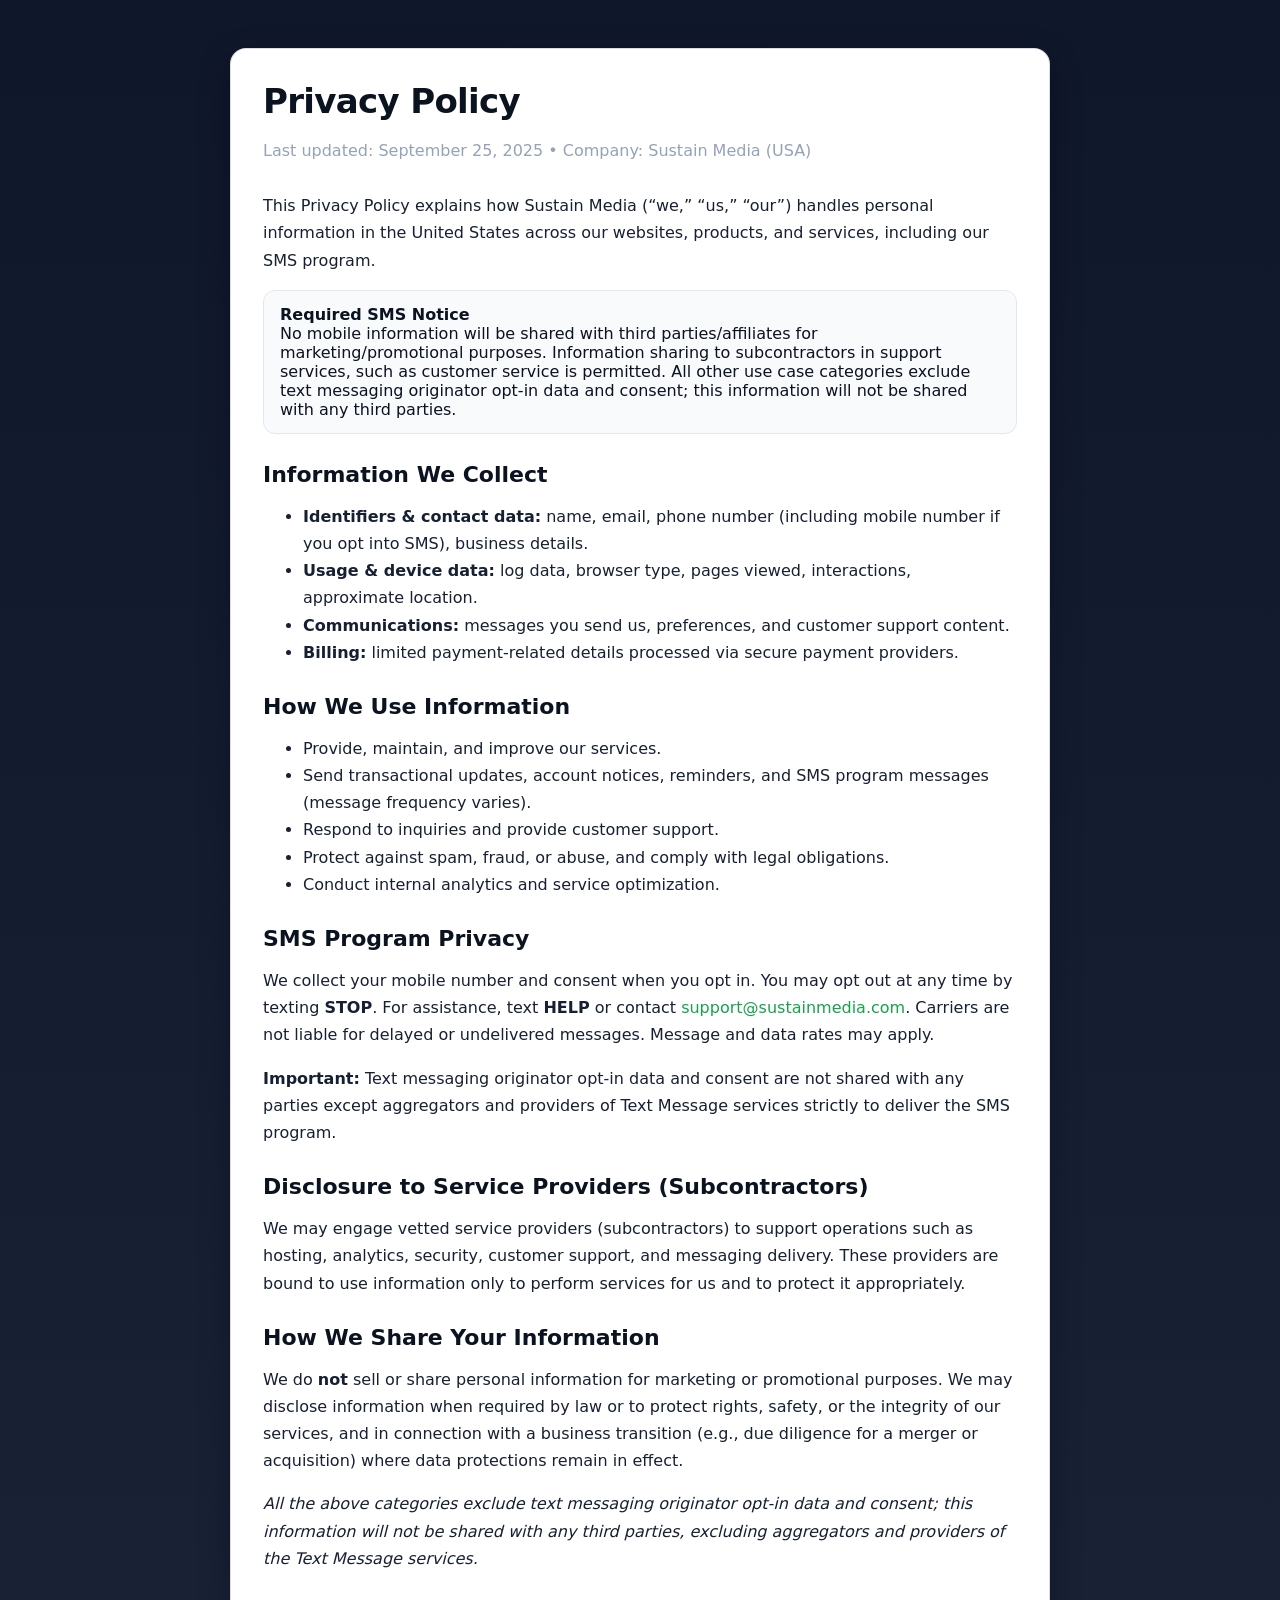
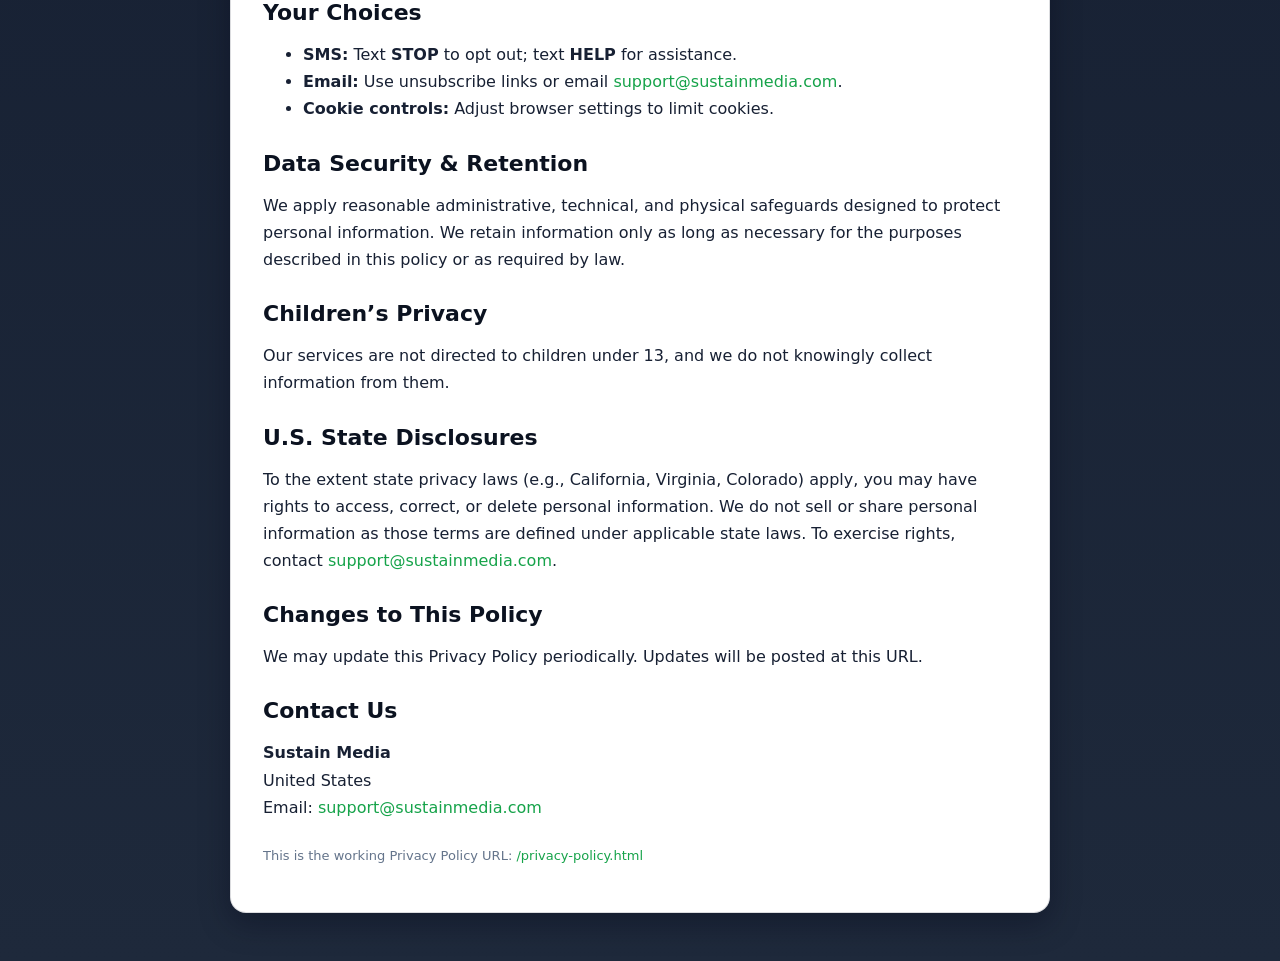
<file: privacy-policy.html>
<!-- privacy-policy.html — Sustain Media Privacy Policy -->
<!DOCTYPE html>
<html lang="en">
<head>
  <meta charset="utf-8" />
  <meta name="viewport" content="width=device-width, initial-scale=1" />
  <title>Sustain Media — Privacy Policy</title>
  <style>
    :root { --bg:#0f172a; --card:#ffffff; --ink:#0b1220; --muted:#475569; --brand:#16a34a; }
    *{box-sizing:border-box}
    body{margin:0;background:linear-gradient(180deg,#0f172a 0%,#1e293b 100%);font-family:Inter,system-ui,Segoe UI,Roboto,Arial,sans-serif;color:#e2e8f0;}
    .wrap{max-width:860px;margin:48px auto;padding:0 20px}
    .card{background:var(--card);color:var(--ink);border-radius:16px;padding:32px;box-shadow:0 10px 30px rgba(2,6,23,.35);border:1px solid rgba(15,23,42,.15)}
    h1{margin:0 0 12px;font-size:34px;letter-spacing:-.02em}
    .sub{color:#94a3b8;margin-bottom:28px}
    h2{margin:28px 0 10px;font-size:22px}
    p,li{line-height:1.7;color:#172033}
    a{color:var(--brand);text-decoration:none}
    a:hover{text-decoration:underline}
    .tag{display:inline-block;font-size:12px;background:#e2e8f0;color:#0b1220;border-radius:999px;padding:4px 10px;margin-right:6px}
    .notice{background:#f8fafc;border:1px solid #e2e8f0;border-radius:12px;padding:14px 16px;color:#0b1220}
    .footer{margin-top:24px;font-size:13px;color:#64748b}
  </style>
</head>
<body>
  <div class="wrap">
    <div class="card">
      <h1>Privacy Policy</h1>
      <p class="sub">Last updated: September 25, 2025 • Company: Sustain Media (USA)</p>

      <p>This Privacy Policy explains how Sustain Media (“we,” “us,” “our”) handles personal information in the United States across our websites, products, and services, including our SMS program.</p>

      <div class="notice">
        <strong>Required SMS Notice</strong><br/>
        No mobile information will be shared with third parties/affiliates for marketing/promotional purposes. Information sharing to subcontractors in support services, such as customer service is permitted. All other use case categories exclude text messaging originator opt-in data and consent; this information will not be shared with any third parties.
      </div>

      <h2>Information We Collect</h2>
      <ul>
        <li><strong>Identifiers &amp; contact data:</strong> name, email, phone number (including mobile number if you opt into SMS), business details.</li>
        <li><strong>Usage &amp; device data:</strong> log data, browser type, pages viewed, interactions, approximate location.</li>
        <li><strong>Communications:</strong> messages you send us, preferences, and customer support content.</li>
        <li><strong>Billing:</strong> limited payment-related details processed via secure payment providers.</li>
      </ul>

      <h2>How We Use Information</h2>
      <ul>
        <li>Provide, maintain, and improve our services.</li>
        <li>Send transactional updates, account notices, reminders, and SMS program messages (message frequency varies).</li>
        <li>Respond to inquiries and provide customer support.</li>
        <li>Protect against spam, fraud, or abuse, and comply with legal obligations.</li>
        <li>Conduct internal analytics and service optimization.</li>
      </ul>

      <h2>SMS Program Privacy</h2>
      <p>We collect your mobile number and consent when you opt in. You may opt out at any time by texting <strong>STOP</strong>. For assistance, text <strong>HELP</strong> or contact <a href="mailto:support@sustainmedia.com">support@sustainmedia.com</a>. Carriers are not liable for delayed or undelivered messages. Message and data rates may apply.</p>
      <p><strong>Important:</strong> Text messaging originator opt-in data and consent are not shared with any parties except aggregators and providers of Text Message services strictly to deliver the SMS program.</p>

      <h2>Disclosure to Service Providers (Subcontractors)</h2>
      <p>We may engage vetted service providers (subcontractors) to support operations such as hosting, analytics, security, customer support, and messaging delivery. These providers are bound to use information only to perform services for us and to protect it appropriately.</p>

      <h2 id="how-we-share">How We Share Your Information</h2>
      <p>We do <strong>not</strong> sell or share personal information for marketing or promotional purposes. We may disclose information when required by law or to protect rights, safety, or the integrity of our services, and in connection with a business transition (e.g., due diligence for a merger or acquisition) where data protections remain in effect.</p>
      <p><em>All the above categories exclude text messaging originator opt-in data and consent; this information will not be shared with any third parties, excluding aggregators and providers of the Text Message services.</em></p>

      <h2>Your Choices</h2>
      <ul>
        <li><strong>SMS:</strong> Text <strong>STOP</strong> to opt out; text <strong>HELP</strong> for assistance.</li>
        <li><strong>Email:</strong> Use unsubscribe links or email <a href="mailto:support@sustainmedia.com">support@sustainmedia.com</a>.</li>
        <li><strong>Cookie controls:</strong> Adjust browser settings to limit cookies.</li>
      </ul>

      <h2>Data Security &amp; Retention</h2>
      <p>We apply reasonable administrative, technical, and physical safeguards designed to protect personal information. We retain information only as long as necessary for the purposes described in this policy or as required by law.</p>

      <h2>Children’s Privacy</h2>
      <p>Our services are not directed to children under 13, and we do not knowingly collect information from them.</p>

      <h2>U.S. State Disclosures</h2>
      <p>To the extent state privacy laws (e.g., California, Virginia, Colorado) apply, you may have rights to access, correct, or delete personal information. We do not sell or share personal information as those terms are defined under applicable state laws. To exercise rights, contact <a href="mailto:support@sustainmedia.com">support@sustainmedia.com</a>.</p>

      <h2>Changes to This Policy</h2>
      <p>We may update this Privacy Policy periodically. Updates will be posted at this URL.</p>

      <h2>Contact Us</h2>
      <p><strong>Sustain Media</strong><br/>United States<br/>Email: <a href="mailto:support@sustainmedia.com">support@sustainmedia.com</a></p>

      <p class="footer">This is the working Privacy Policy URL: <a href="/privacy-policy.html">/privacy-policy.html</a></p>
    </div>
  </div>
</body>
</html>
</file>
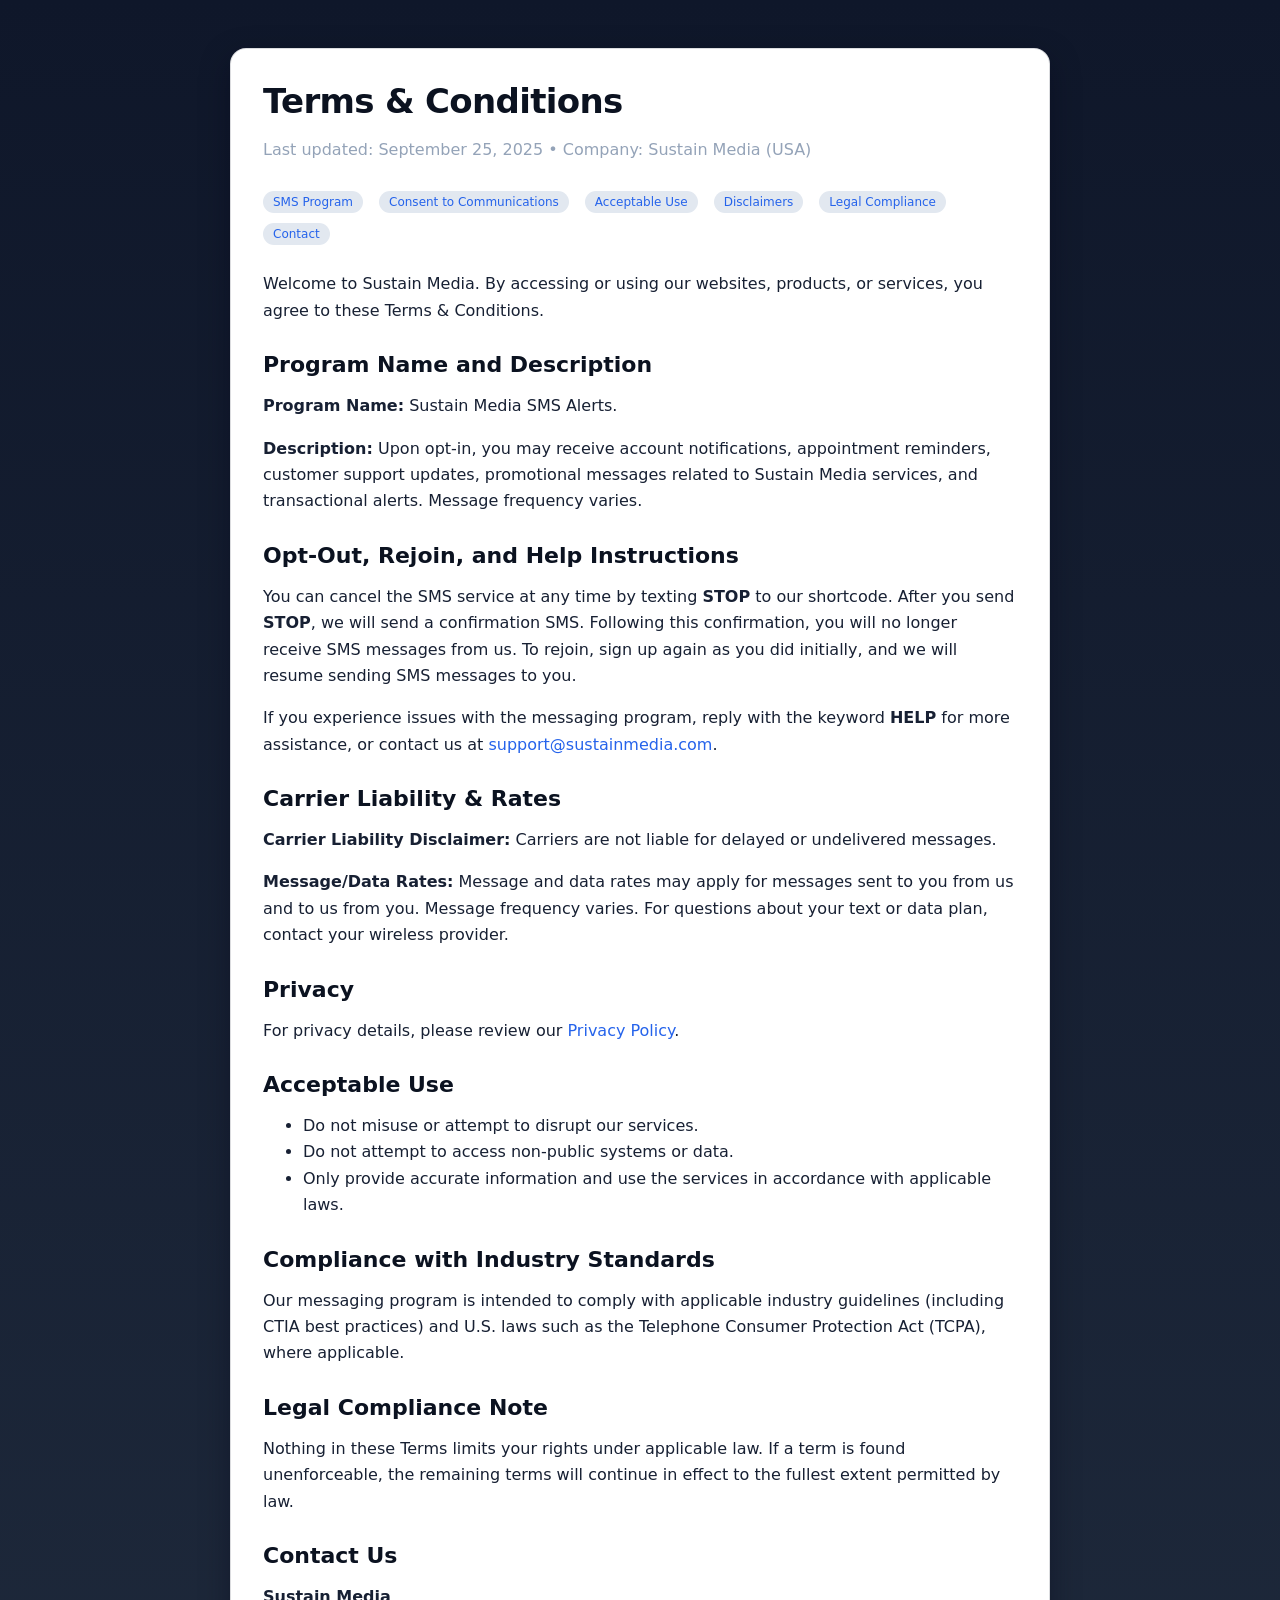
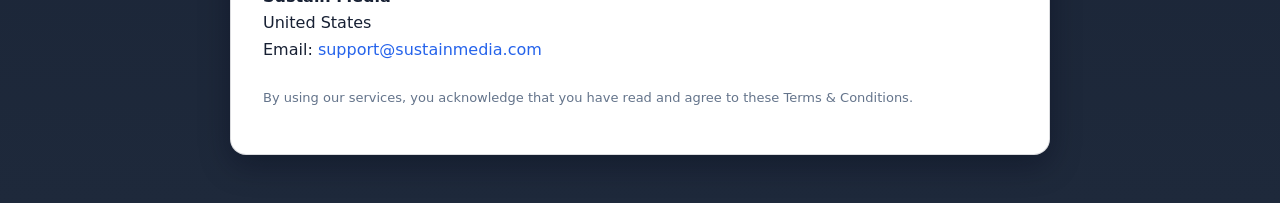
<file: terms-and-conditions.html>
<!-- terms.html — Sustain Media Terms & Conditions -->
<!DOCTYPE html>
<html lang="en">
<head>
  <meta charset="utf-8" />
  <meta name="viewport" content="width=device-width, initial-scale=1" />
  <title>Sustain Media — Terms & Conditions</title>
  <style>
    :root { --bg:#0f172a; --card:#ffffff; --ink:#0b1220; --muted:#475569; --brand:#2563eb; }
    *{box-sizing:border-box}
    body{margin:0;background:linear-gradient(180deg,#0f172a 0%,#1e293b 100%);font-family:Inter,system-ui,Segoe UI,Roboto,Arial,sans-serif;color:#e2e8f0;}
    .wrap{max-width:860px;margin:48px auto;padding:0 20px}
    .card{background:var(--card);color:var(--ink);border-radius:16px;padding:32px;box-shadow:0 10px 30px rgba(2,6,23,.35);border:1px solid rgba(15,23,42,.15)}
    h1{margin:0 0 12px;font-size:34px;letter-spacing:-.02em}
    .sub{color:#94a3b8;margin-bottom:28px}
    h2{margin:28px 0 10px;font-size:22px}
    p,li{line-height:1.65;color:#172033}
    a{color:var(--brand);text-decoration:none}
    a:hover{text-decoration:underline}
    .pill{display:inline-block;font-size:12px;background:#e2e8f0;color:#0b1220;border-radius:999px;padding:4px 10px;margin-right:6px}
    .footer{margin-top:24px;font-size:13px;color:#64748b}
    .toc{display:flex;gap:10px;flex-wrap:wrap;margin:14px 0 26px}
  </style>
</head>
<body>
  <div class="wrap">
    <div class="card">
      <h1>Terms &amp; Conditions</h1>
      <p class="sub">Last updated: September 25, 2025 • Company: Sustain Media (USA)</p>

      <div class="toc">
        <span class="pill"><a href="#program">SMS Program</a></span>
        <span class="pill"><a href="#consent">Consent to Communications</a></span>
        <span class="pill"><a href="#use">Acceptable Use</a></span>
        <span class="pill"><a href="#disclaimers">Disclaimers</a></span>
        <span class="pill"><a href="#legal">Legal Compliance</a></span>
        <span class="pill"><a href="#contact">Contact</a></span>
      </div>

      <p>Welcome to Sustain Media. By accessing or using our websites, products, or services, you agree to these Terms &amp; Conditions.</p>

      <h2 id="program">Program Name and Description</h2>
      <p><strong>Program Name:</strong> Sustain Media SMS Alerts.</p>
      <p><strong>Description:</strong> Upon opt-in, you may receive account notifications, appointment reminders, customer support updates, promotional messages related to Sustain Media services, and transactional alerts. Message frequency varies.</p>

      <h2 id="consent">Opt-Out, Rejoin, and Help Instructions</h2>
      <p>You can cancel the SMS service at any time by texting <strong>STOP</strong> to our shortcode. After you send <strong>STOP</strong>, we will send a confirmation SMS. Following this confirmation, you will no longer receive SMS messages from us. To rejoin, sign up again as you did initially, and we will resume sending SMS messages to you.</p>
      <p>If you experience issues with the messaging program, reply with the keyword <strong>HELP</strong> for more assistance, or contact us at <a href="mailto:support@sustainmedia.com">support@sustainmedia.com</a>.</p>

      <h2>Carrier Liability &amp; Rates</h2>
      <p><strong>Carrier Liability Disclaimer:</strong> Carriers are not liable for delayed or undelivered messages.</p>
      <p><strong>Message/Data Rates:</strong> Message and data rates may apply for messages sent to you from us and to us from you. Message frequency varies. For questions about your text or data plan, contact your wireless provider.</p>

      <h2>Privacy</h2>
      <p>For privacy details, please review our <a href="/privacy-policy.html">Privacy Policy</a>.</p>

      <h2 id="use">Acceptable Use</h2>
      <ul>
        <li>Do not misuse or attempt to disrupt our services.</li>
        <li>Do not attempt to access non-public systems or data.</li>
        <li>Only provide accurate information and use the services in accordance with applicable laws.</li>
      </ul>

      <h2 id="disclaimers">Compliance with Industry Standards</h2>
      <p>Our messaging program is intended to comply with applicable industry guidelines (including CTIA best practices) and U.S. laws such as the Telephone Consumer Protection Act (TCPA), where applicable.</p>

      <h2 id="legal">Legal Compliance Note</h2>
      <p>Nothing in these Terms limits your rights under applicable law. If a term is found unenforceable, the remaining terms will continue in effect to the fullest extent permitted by law.</p>

      <h2 id="contact">Contact Us</h2>
      <p><strong>Sustain Media</strong><br/>United States<br/>Email: <a href="mailto:support@sustainmedia.com">support@sustainmedia.com</a></p>

      <p class="footer">By using our services, you acknowledge that you have read and agree to these Terms &amp; Conditions.</p>
    </div>
  </div>
</body>
</html>
</file>
